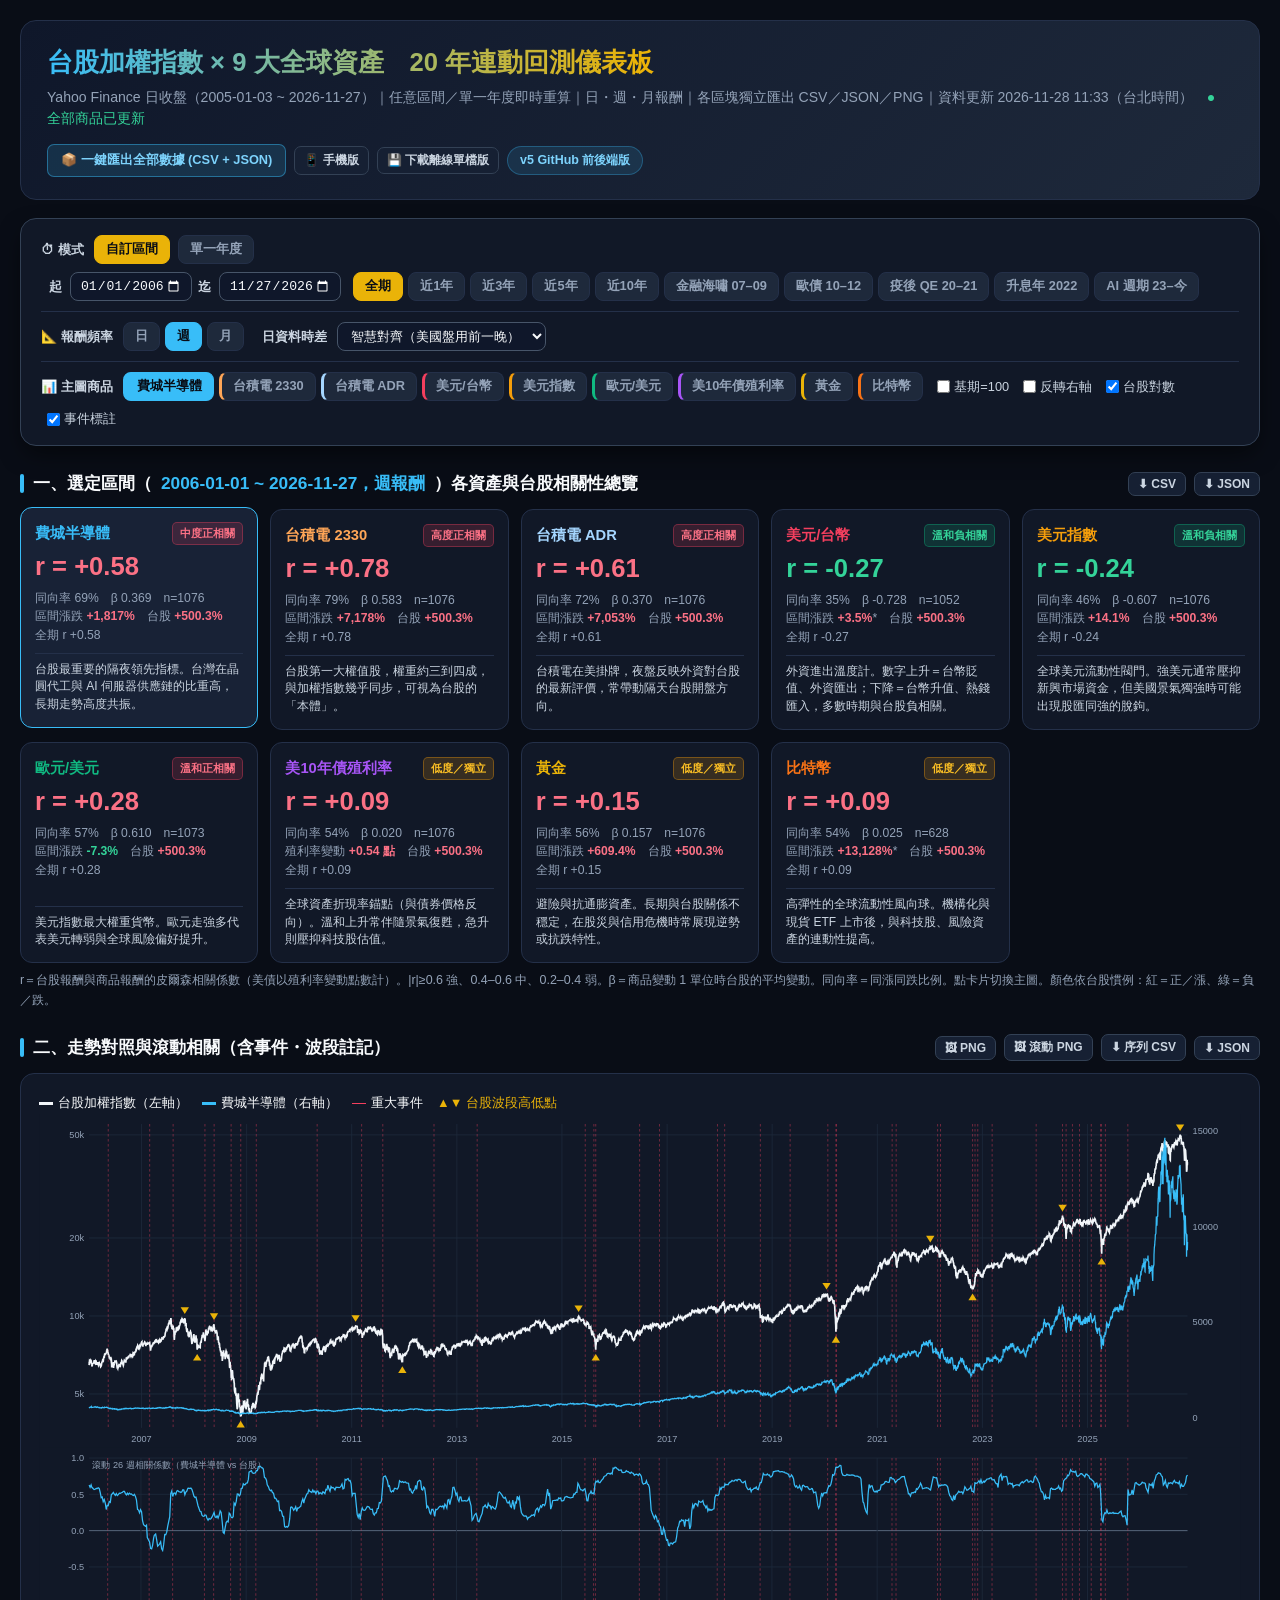
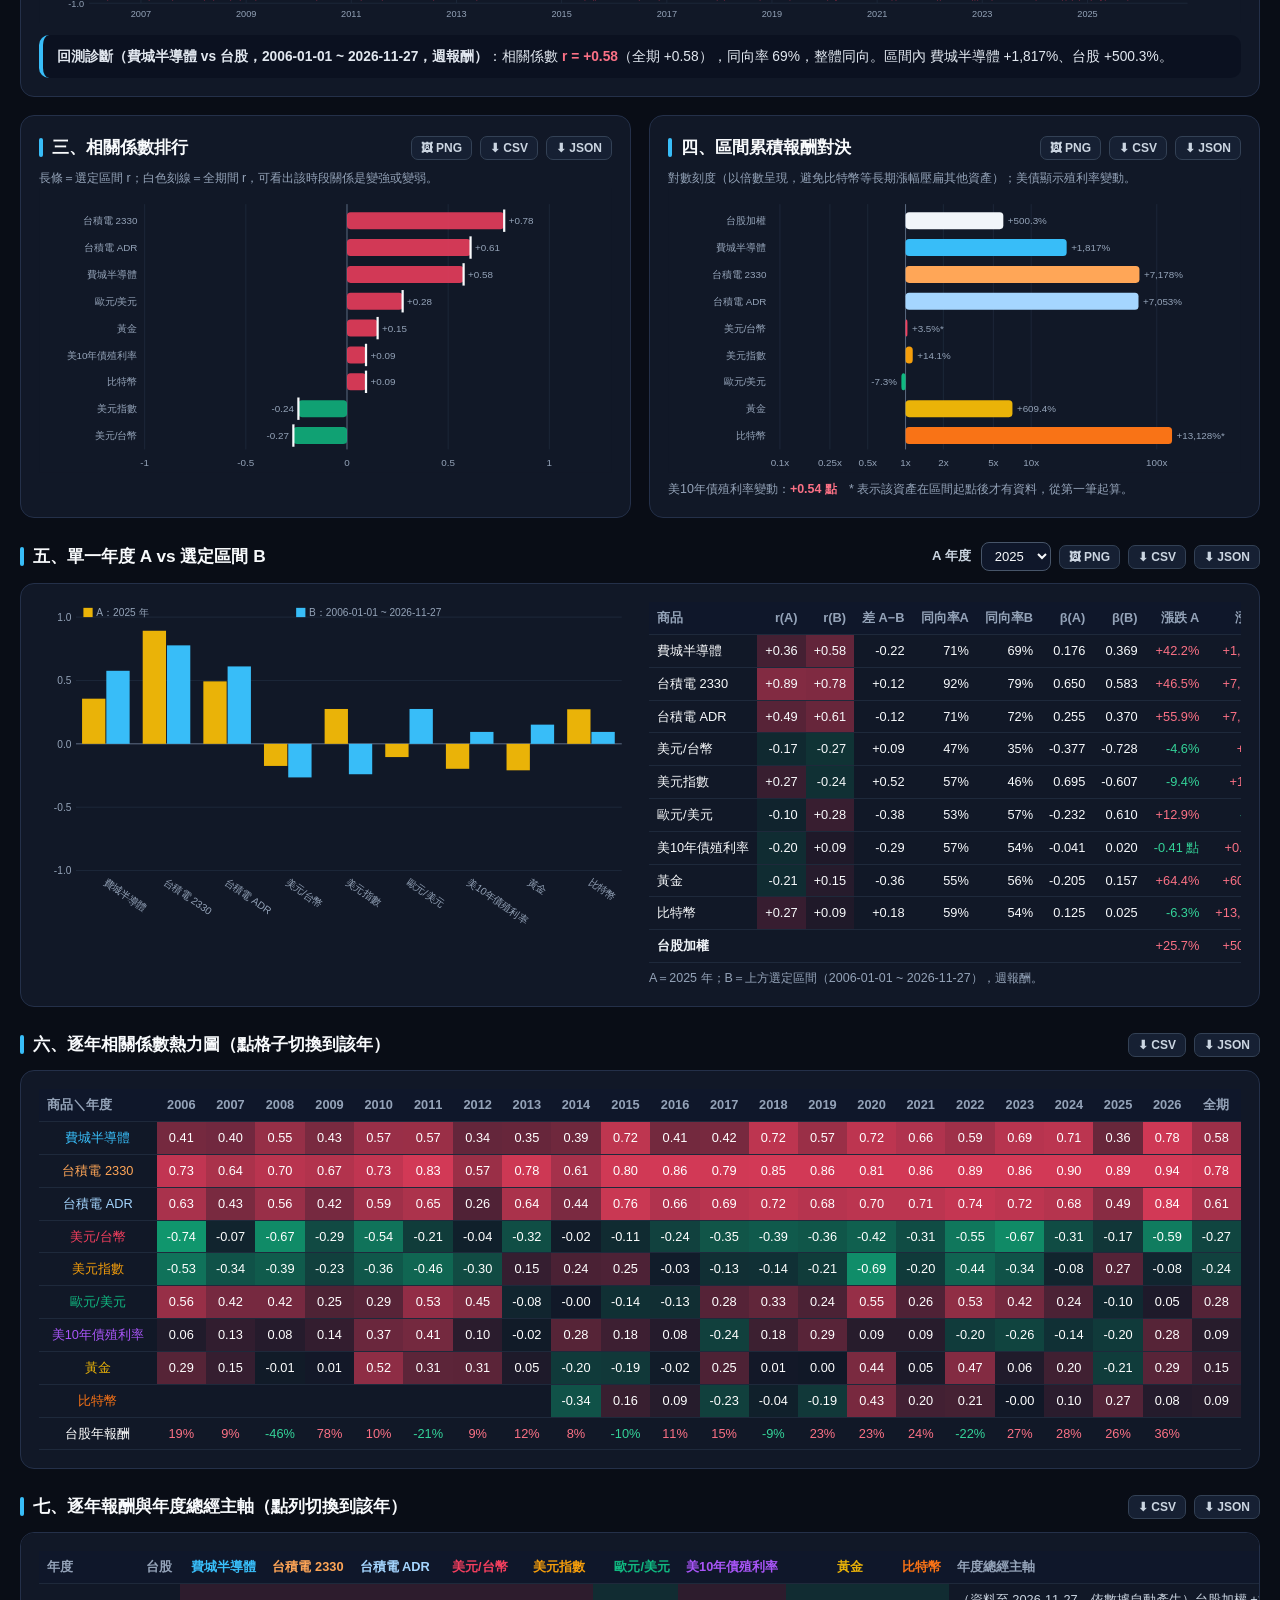
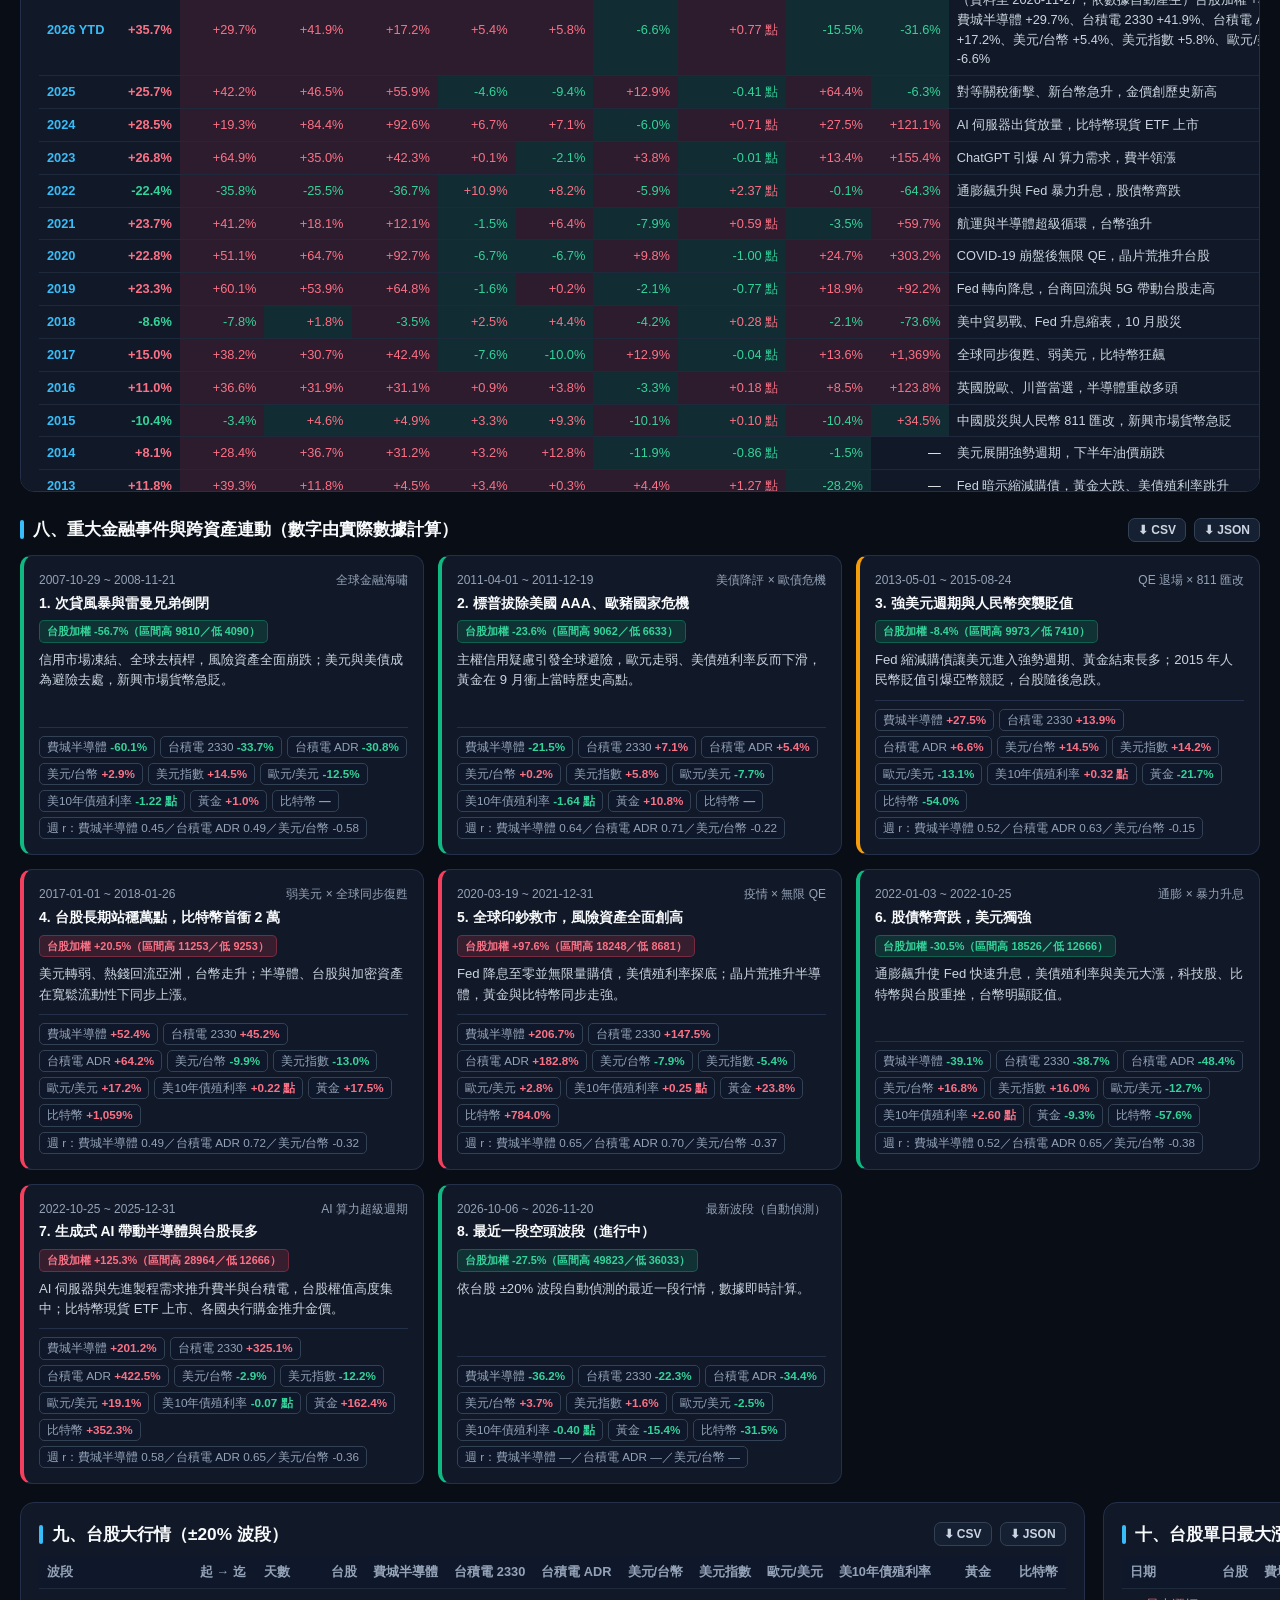
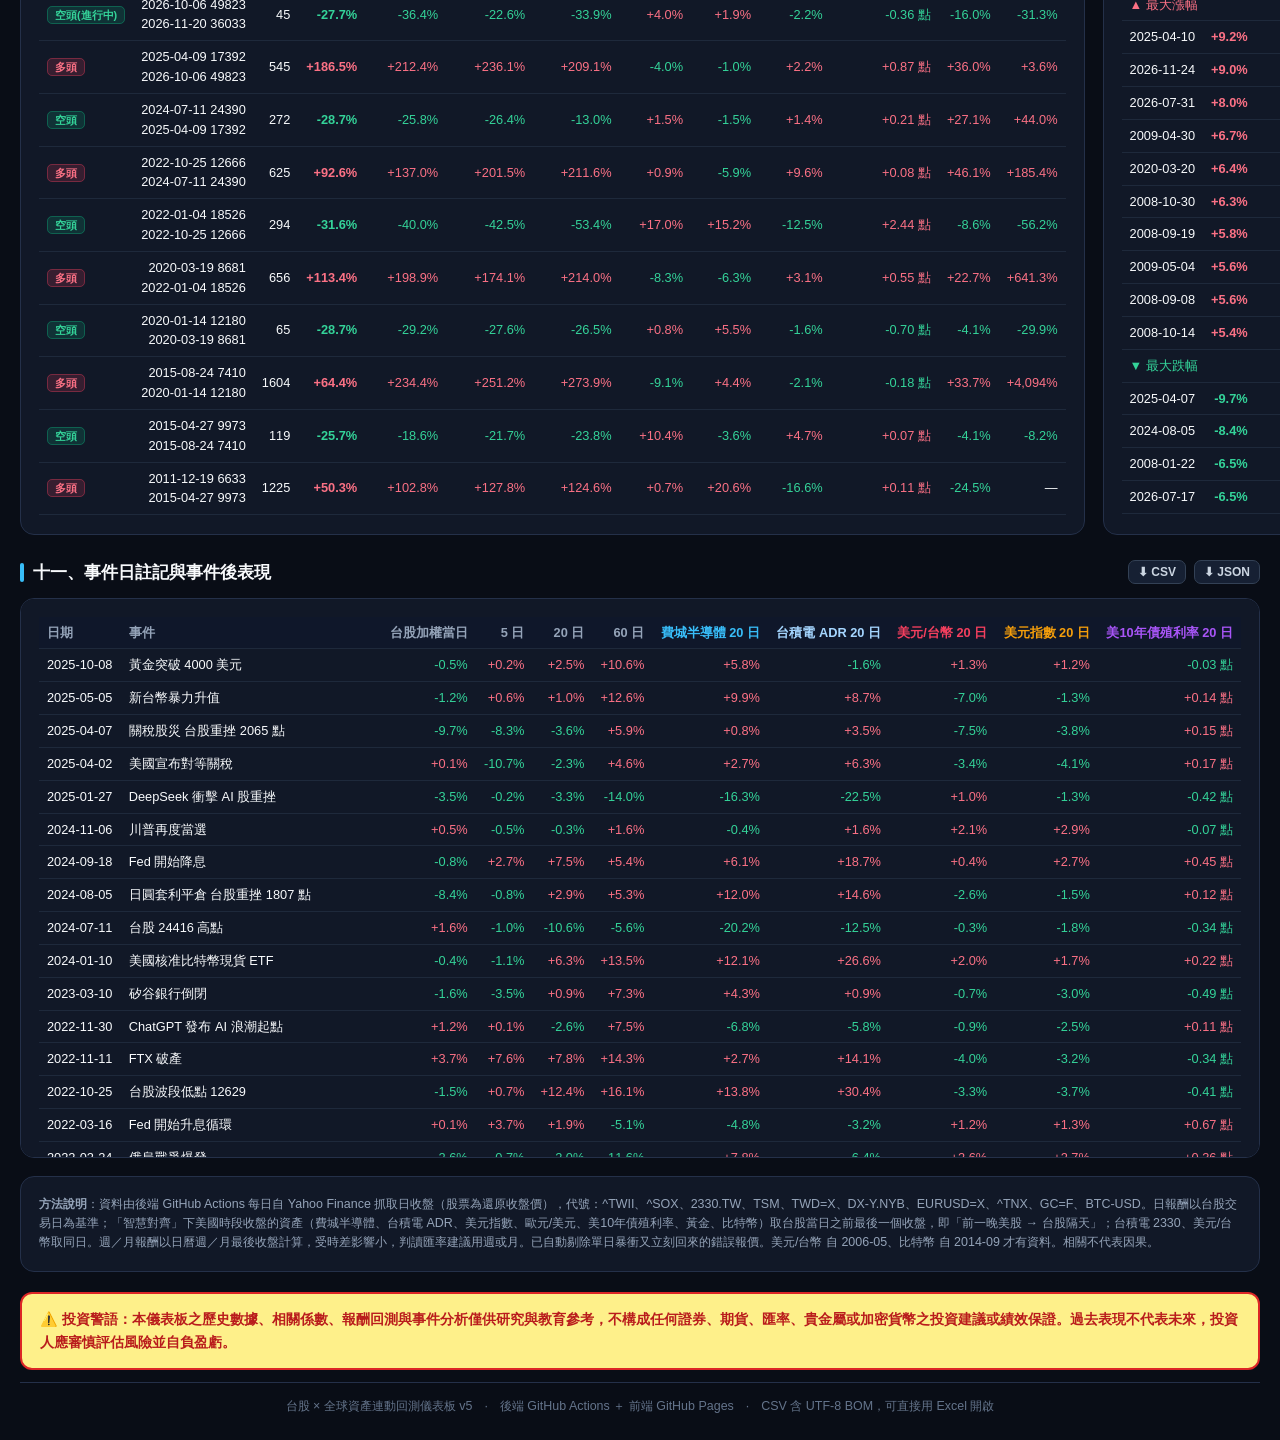
<file: docs/index.html>
<!DOCTYPE html>
<html lang="zh-Hant">
<head>
<meta charset="utf-8">
<meta name="viewport" content="width=device-width,initial-scale=1">
<title>台股加權指數 × 全球資產 20 年連動回測儀表板</title>
<link rel="icon" href="data:,">
<link rel="stylesheet" href="css/style.css">
</head>
<body>
<div class="ld" id="ld"><div class="sp"></div><div id="ldmsg">載入資料中…</div></div>
<div class="wrap">
<header>
 <div><h1>台股加權指數 × <span class="nA">9</span> 大全球資產　20 年連動回測儀表板</h1>
 <p>Yahoo Finance 日收盤（<span id="span"></span>）｜任意區間／單一年度即時重算｜日・週・月報酬｜各區塊獨立匯出 CSV／JSON／PNG｜資料更新 <span id="gen"></span>（台北時間）　<span id="dst"></span></p></div>
 <div class="row"><button class="xb all" onclick="exportAll()">📦 一鍵匯出全部數據 (CSV + JSON)</button><a class="xb" href="m/" style="text-decoration:none">📱 手機版</a><button class="xb" id="sa-btn" onclick="exportStandalone()">💾 下載離線單檔版</button><span class="badge">v5 GitHub 前後端版</span></div>
</header>

<div class="hub">
 <div class="row">
  <span class="lb">⏱ 模式</span><button class="btn pre on" id="mR" onclick="setMode('range')">自訂區間</button><button class="btn pre" id="mS" onclick="setMode('single')">單一年度</button>
  <span id="rc" class="row" style="gap:6px"><span class="lb" style="margin-left:8px">起</span><input type="date" id="s0"><span class="lb">迄</span><input type="date" id="s1"><span id="pres" class="row" style="gap:5px;margin-left:6px"></span></span>
  <span id="sc" class="row" style="display:none;gap:6px"><span class="lb" style="margin-left:8px">年度</span><select id="yr"></select></span>
 </div>
 <div class="row">
  <span class="lb">📐 報酬頻率</span><span id="fq" class="row" style="gap:5px"><button class="btn" data-f="D">日</button><button class="btn on" data-f="W">週</button><button class="btn" data-f="M">月</button></span>
  <span class="lb" style="margin-left:10px">日資料時差</span><select id="mode"><option value="smart">智慧對齊（美國盤用前一晚）</option><option value="same">同一日曆日</option><option value="lead">全部用前一交易日</option></select>
 </div>
 <div class="row"><span class="lb">📊 主圖商品</span><span id="abtn" class="row" style="gap:5px"></span>
  <label class="ck"><input type="checkbox" id="norm">基期=100</label><label class="ck"><input type="checkbox" id="inv">反轉右軸</label><label class="ck"><input type="checkbox" id="logy" checked>台股對數</label><label class="ck"><input type="checkbox" id="ann" checked>事件標註</label>
 </div>
</div>

<div class="sbar"><div class="st">一、選定區間（<span id="rl" style="color:var(--ac)"></span>）各資產與台股相關性總覽</div>
 <div class="row"><button class="xb" onclick="ex1('csv')">⬇ CSV</button><button class="xb" onclick="ex1('json')">⬇ JSON</button></div></div>
<div class="kpis" id="kpis"></div>
<div class="note" style="margin-top:8px">r＝台股報酬與商品報酬的皮爾森相關係數（美債以殖利率變動點數計）。|r|≥0.6 強、0.4–0.6 中、0.2–0.4 弱。β＝商品變動 1 單位時台股的平均變動。同向率＝同漲同跌比例。點卡片切換主圖。顏色依台股慣例：紅＝正／漲、綠＝負／跌。</div>

<div class="sbar"><div class="st">二、走勢對照與滾動相關（含事件・波段註記）</div>
 <div class="row"><button class="xb" onclick="exPng('pxs','走勢對照')">🖼 PNG</button><button class="xb" onclick="exPng('rls','滾動相關')">🖼 滾動 PNG</button><button class="xb" onclick="ex2('csv')">⬇ 序列 CSV</button><button class="xb" onclick="ex2('json')">⬇ JSON</button></div></div>
<div class="pn"><div class="lg" id="lg"></div><div id="px"></div><div id="roll"></div><div class="ins" id="ins"></div></div>

<div class="two">
 <div class="pn"><div class="sbar"><div class="st">三、相關係數排行</div><div class="row"><button class="xb" onclick="exPng('cbs','相關係數排行')">🖼 PNG</button><button class="xb" onclick="ex3('csv')">⬇ CSV</button><button class="xb" onclick="ex3('json')">⬇ JSON</button></div></div>
  <div class="note">長條＝選定區間 r；白色刻線＝全期間 r，可看出該時段關係是變強或變弱。</div><div id="cb"></div></div>
 <div class="pn"><div class="sbar"><div class="st">四、區間累積報酬對決</div><div class="row"><button class="xb" onclick="exPng('rbs','累積報酬')">🖼 PNG</button><button class="xb" onclick="ex4('csv')">⬇ CSV</button><button class="xb" onclick="ex4('json')">⬇ JSON</button></div></div>
  <div class="note">對數刻度（以倍數呈現，避免比特幣等長期漲幅壓扁其他資產）；美債顯示殖利率變動。</div><div id="rb"></div></div>
</div>

<div class="sbar"><div class="st">五、單一年度 A vs 選定區間 B</div>
 <div class="row"><span class="lb">A 年度</span><select id="yA"></select><button class="xb" onclick="exPng('cps','年度對區間')">🖼 PNG</button><button class="xb" onclick="ex5('csv')">⬇ CSV</button><button class="xb" onclick="ex5('json')">⬇ JSON</button></div></div>
<div class="pn two" style="margin-bottom:18px"><div id="cpc"></div><div class="scroll" id="cpt"></div></div>

<div class="sbar"><div class="st">六、逐年相關係數熱力圖（點格子切換到該年）</div>
 <div class="row"><button class="xb" onclick="ex6('csv')">⬇ CSV</button><button class="xb" onclick="ex6('json')">⬇ JSON</button></div></div>
<div class="pn scroll"><table class="hm" id="hm"></table></div>

<div class="sbar"><div class="st">七、逐年報酬與年度總經主軸（點列切換到該年）</div>
 <div class="row"><button class="xb" onclick="ex7('csv')">⬇ CSV</button><button class="xb" onclick="ex7('json')">⬇ JSON</button></div></div>
<div class="pn scroll" id="yt"></div>

<div class="sbar"><div class="st">八、重大金融事件與跨資產連動（數字由實際數據計算）</div>
 <div class="row"><button class="xb" onclick="ex8('csv')">⬇ CSV</button><button class="xb" onclick="ex8('json')">⬇ JSON</button></div></div>
<div class="evg" id="evg"></div>

<div class="two" style="margin-top:18px">
 <div class="pn"><div class="sbar"><div class="st">九、台股大行情（±20% 波段）</div><div class="row"><button class="xb" onclick="ex9('csv')">⬇ CSV</button><button class="xb" onclick="ex9('json')">⬇ JSON</button></div></div><div class="scroll" id="sw"></div></div>
 <div class="pn"><div class="sbar"><div class="st">十、台股單日最大漲跌 Top 10</div><div class="row"><button class="xb" onclick="ex10('csv')">⬇ CSV</button><button class="xb" onclick="ex10('json')">⬇ JSON</button></div></div><div class="scroll" id="big"></div></div>
</div>

<div class="sbar"><div class="st">十一、事件日註記與事件後表現</div>
 <div class="row"><button class="xb" onclick="ex11('csv')">⬇ CSV</button><button class="xb" onclick="ex11('json')">⬇ JSON</button></div></div>
<div class="pn scroll" id="evt"></div>

<div class="pn note"><b>方法說明</b>：資料由後端 GitHub Actions 每日自 Yahoo Finance 抓取日收盤（股票為還原收盤價），代號：<span id="method-tk"></span>。日報酬以台股交易日為基準；「智慧對齊」下美國時段收盤的資產（<span id="method-us"></span>）取台股當日之前最後一個收盤，即「前一晚美股 → 台股隔天」；<span id="method-tw"></span>取同日。週／月報酬以日曆週／月最後收盤計算，受時差影響小，判讀匯率建議用週或月。已自動剔除單日暴衝又立刻回來的錯誤報價。<span id="method-late"></span>相關不代表因果。</div>
<div class="disc">⚠️ 投資警語：本儀表板之歷史數據、相關係數、報酬回測與事件分析僅供研究與教育參考，不構成任何證券、期貨、匯率、貴金屬或加密貨幣之投資建議或績效保證。過去表現不代表未來，投資人應審慎評估風險並自負盈虧。</div>
<footer>台股 × 全球資產連動回測儀表板 v5　·　後端 GitHub Actions ＋ 前端 GitHub Pages　·　CSV 含 UTF-8 BOM，可直接用 Excel 開啟</footer>
</div>
<div class="tip" id="tip"></div><div class="toast" id="toast"></div>
<div id="mob" style="display:none;position:fixed;left:10px;right:10px;bottom:10px;z-index:10000;background:#0f172a;border:1px solid #38bdf8;border-radius:12px;padding:12px 14px;color:#e2e8f0;font-size:14px;box-shadow:0 8px 24px #000a">📱 偵測到手機螢幕，建議改用手機版瀏覽。<div style="display:flex;gap:8px;margin-top:8px"><a href="m/" style="flex:1;text-align:center;background:#38bdf8;color:#090d16;font-weight:700;padding:9px;border-radius:9px;text-decoration:none">切換到手機版</a><button onclick="document.getElementById('mob').style.display='none';try{sessionStorage.setItem('nomob','1')}catch(e){}" style="flex:1;background:#1e293b;color:#cbd5e1;border:1px solid #334155;padding:9px;border-radius:9px">留在桌面版</button></div></div>
<script>try{if(Math.min(screen.width,innerWidth)<760&&!sessionStorage.getItem('nomob'))document.getElementById('mob').style.display='block'}catch(e){}</script>
<!--LOADER-->
<script>
(function(){
 function get(u){return fetch(u,{cache:'no-cache'}).then(function(r){if(!r.ok)throw new Error(u+' HTTP '+r.status);return r.json()})}
 get('data/meta.json').then(function(meta){
  var v=encodeURIComponent(meta.generated_iso||meta.generated||Date.now());
  return Promise.all([get('data/prices.json?v='+v),get('data/events.json?v='+v)]).then(function(x){
   window.META=meta;window.RAW=x[0];window.EVENTS=x[1];
   var s=document.createElement('script');s.src='js/app.js?v='+v;
   s.onerror=function(){document.getElementById('ldmsg').textContent='js/app.js 載入失敗'};document.body.appendChild(s)})
 }).catch(function(e){document.getElementById('ld').querySelector('.sp').style.display='none';
  document.getElementById('ldmsg').innerHTML='資料載入失敗：'+e.message+'<br><br>若是直接雙擊開啟 index.html，瀏覽器會擋住讀取 JSON。<br>請改用 GitHub Pages 網址，或在 docs 資料夾執行 <code>python -m http.server</code> 後開 http://localhost:8000'})
})();
</script>
<!--/LOADER-->
</body>
</html>
</file>
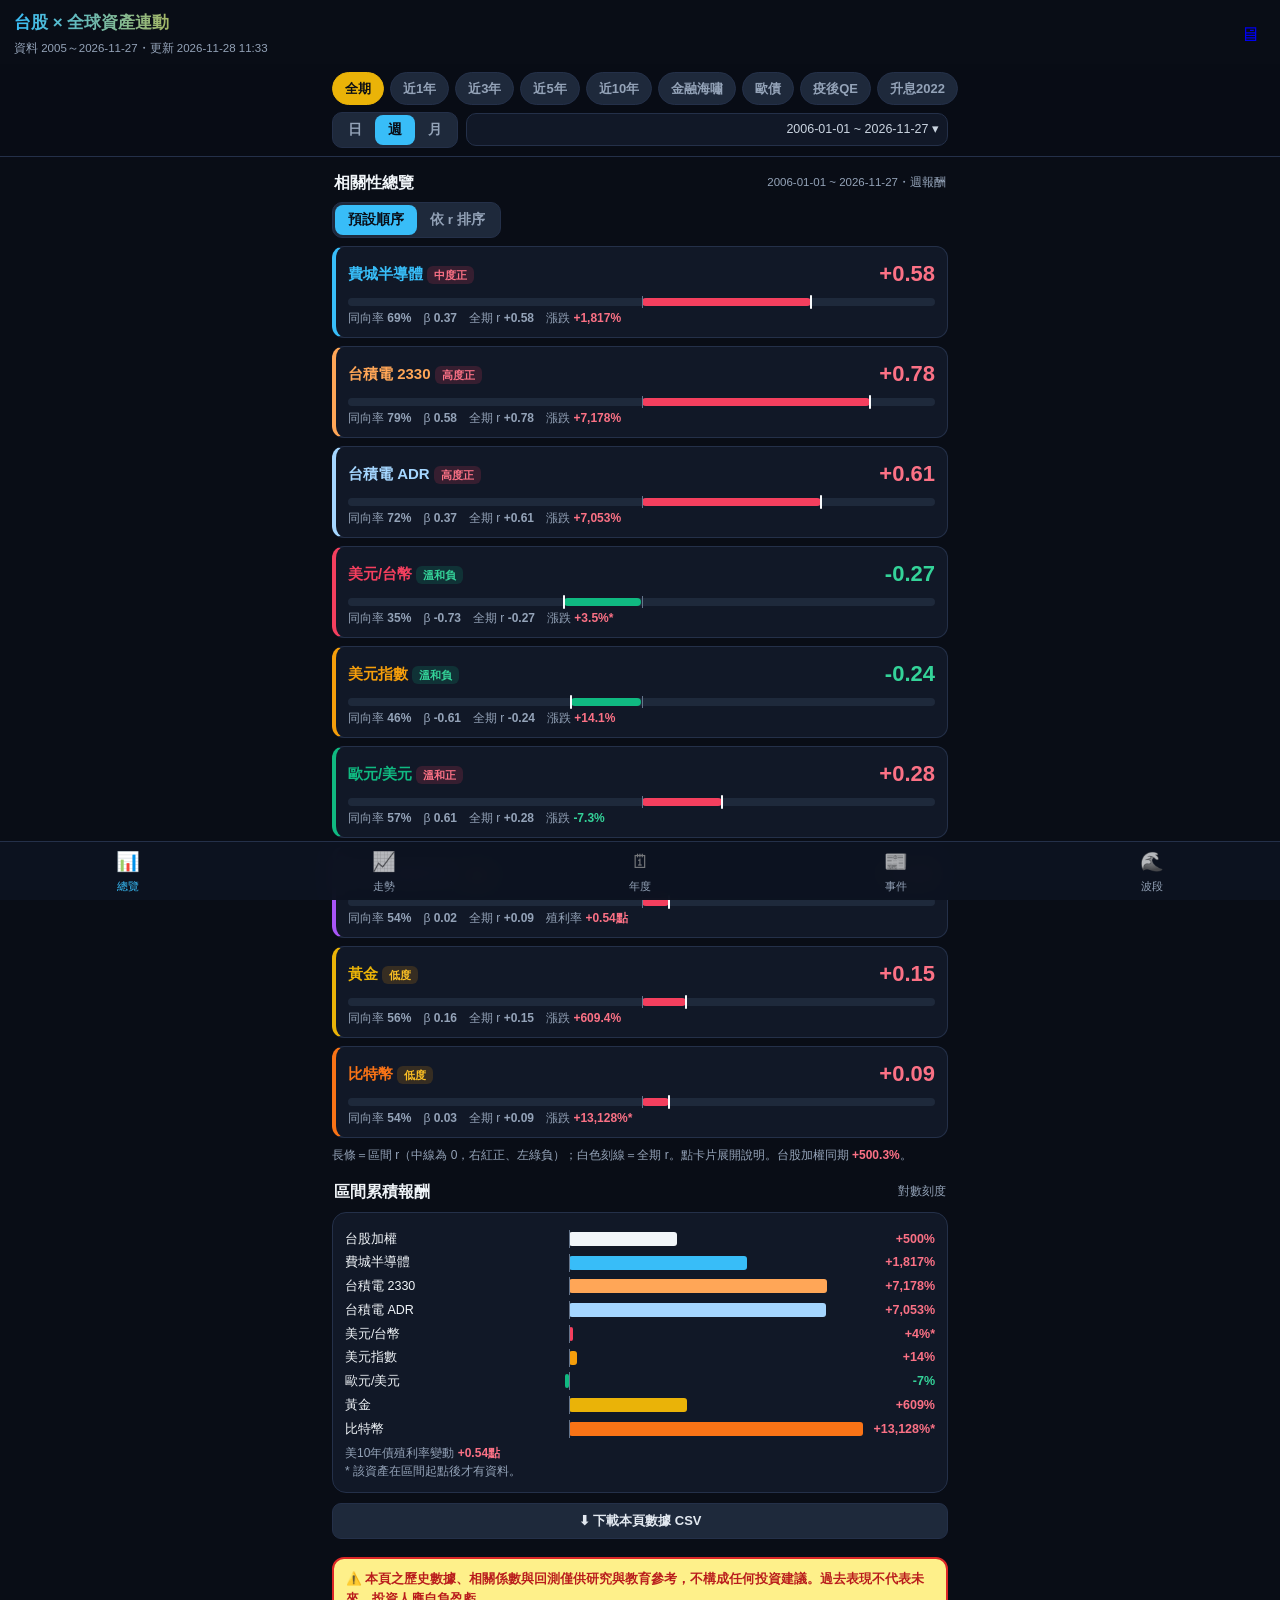
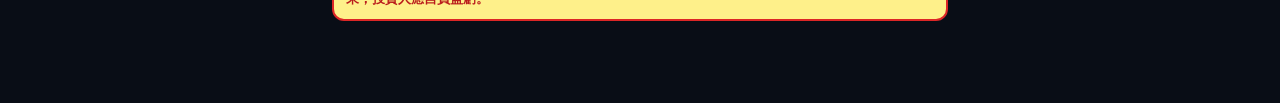
<file: docs/m/index.html>
<!DOCTYPE html>
<html lang="zh-Hant">
<head>
<meta charset="utf-8">
<meta name="viewport" content="width=device-width,initial-scale=1,viewport-fit=cover">
<meta name="theme-color" content="#090d16">
<meta name="apple-mobile-web-app-capable" content="yes">
<meta name="apple-mobile-web-app-status-bar-style" content="black-translucent">
<title>台股 × 全球資產連動｜手機版</title>
<link rel="icon" href="data:,">
<link rel="stylesheet" href="m.css">
</head>
<body>
<div class="ld" id="ld"><div class="sp"></div><div id="ldmsg">載入資料中…</div></div>

<header class="top">
 <div class="tt"><b>台股 × 全球資產連動</b><span id="upd"></span></div>
 <a class="tl" href="../" title="桌面版">🖥</a>
</header>

<div class="bar" id="bar">
 <div class="chips" id="pres"></div>
 <div class="row2">
  <div class="seg" id="fq"><button data-f="D">日</button><button data-f="W" class="on">週</button><button data-f="M">月</button></div>
  <button class="rng" id="rngbtn"><span id="rl"></span> ▾</button>
 </div>
</div>

<main>
 <section class="tab on" id="t-ov"></section>
 <section class="tab" id="t-ch"></section>
 <section class="tab" id="t-yr"></section>
 <section class="tab" id="t-ev"></section>
 <section class="tab" id="t-sw"></section>
 <p class="disc">⚠️ 本頁之歷史數據、相關係數與回測僅供研究與教育參考，不構成任何投資建議。過去表現不代表未來，投資人應自負盈虧。</p>
</main>

<nav class="nav" id="nav">
 <button data-t="ov" class="on"><i>📊</i>總覽</button>
 <button data-t="ch"><i>📈</i>走勢</button>
 <button data-t="yr"><i>🗓</i>年度</button>
 <button data-t="ev"><i>📰</i>事件</button>
 <button data-t="sw"><i>🌊</i>波段</button>
</nav>

<div class="sheet-bg" id="sbg"></div>
<div class="sheet" id="sheet">
 <div class="grab"></div>
 <h3>期間與計算設定</h3>
 <div class="seg wide" id="mseg"><button data-m="range" class="on">自訂區間</button><button data-m="single">單一年度</button></div>
 <div id="s-range"><label>起<input type="date" id="s0"></label><label>迄<input type="date" id="s1"></label></div>
 <div id="s-single" hidden><label>年度<select id="yr"></select></label></div>
 <label>日資料時差對齊<select id="mode"><option value="smart">智慧對齊（美國盤用前一晚）</option><option value="same">同一日曆日</option><option value="lead">全部用前一交易日</option></select></label>
 <p class="note">週／月報酬受時差影響小；看匯率建議用週或月。</p>
 <button class="go" id="apply">套用</button>
</div>
<div class="toast" id="toast"></div>

<script>
(function(){
 function get(u){return fetch(u,{cache:'no-cache'}).then(function(r){if(!r.ok)throw new Error(u+' HTTP '+r.status);return r.json()})}
 get('../data/meta.json').then(function(meta){
  var v=encodeURIComponent(meta.generated_iso||meta.generated||Date.now());
  return Promise.all([get('../data/prices.json?v='+v),get('../data/events.json?v='+v)]).then(function(x){
   window.META=meta;window.RAW=x[0];window.EVENTS=x[1];
   var s=document.createElement('script');s.src='m.js?v='+v;s.onerror=function(){document.getElementById('ldmsg').textContent='m.js 載入失敗'};document.body.appendChild(s)})
 }).catch(function(e){document.querySelector('#ld .sp').style.display='none';document.getElementById('ldmsg').innerHTML='資料載入失敗：'+e.message+'<br><br>請稍後重新整理。'})
})();
</script>
</body>
</html>
</file>
<file: docs/css/style.css>
:root{--bg:#090d16;--cd:#111827;--cd2:#0d1320;--hv:#182236;--bd:#243049;--tx:#f8fafc;--mu:#94a3b8;--dim:#64748b;--ac:#38bdf8;--up:#f43f5e;--dn:#10b981;--am:#f59e0b}
*{box-sizing:border-box;margin:0;padding:0}
body{font:14px/1.55 -apple-system,"Segoe UI","Noto Sans TC","Microsoft JhengHei",sans-serif;background:var(--bg);color:var(--tx);padding:20px}
.wrap{max-width:1520px;margin:auto}
header{background:linear-gradient(135deg,#0f172a,#1e293b);border:1px solid var(--bd);border-radius:16px;padding:22px 26px;margin-bottom:18px;display:flex;flex-wrap:wrap;justify-content:space-between;align-items:center;gap:14px}
h1{font-size:1.6rem;font-weight:800;background:linear-gradient(90deg,#38bdf8,#eab308,#f97316);-webkit-background-clip:text;-webkit-text-fill-color:transparent;margin-bottom:4px}
header p{color:var(--mu);font-size:.88rem}
.badge{background:rgba(56,189,248,.12);border:1px solid rgba(56,189,248,.3);color:#7dd3fc;padding:4px 12px;border-radius:99px;font-size:.78rem;font-weight:600}
.hub{background:var(--cd);border:1px solid #334155;border-radius:16px;padding:16px 20px;margin-bottom:18px;position:sticky;top:8px;z-index:20;box-shadow:0 10px 25px -5px rgba(0,0,0,.6)}
.row{display:flex;flex-wrap:wrap;align-items:center;gap:8px}.row+.row{margin-top:10px;padding-top:10px;border-top:1px solid var(--bd)}
.lb{font-size:.82rem;font-weight:700;color:#cbd5e1;margin-right:2px}
.btn{background:#1e293b;color:var(--mu);border:1px solid var(--bd);padding:5px 11px;border-radius:8px;font-size:.8rem;font-weight:600;cursor:pointer}
.btn:hover{color:var(--tx);border-color:#475569}.btn.on{background:var(--ac);color:#090d16;border-color:var(--ac)}.btn.pre.on{background:#eab308;border-color:#eab308;color:#090d16}
select,input[type=date]{background:#0f172a;color:var(--tx);border:1px solid #475569;padding:5px 9px;border-radius:8px;font-size:.82rem;color-scheme:dark}
label.ck{cursor:pointer;display:inline-flex;align-items:center;gap:4px;font-size:.8rem;color:#cbd5e1;margin-left:6px}
.sbar{display:flex;flex-wrap:wrap;align-items:center;justify-content:space-between;gap:8px;margin:24px 0 12px}
.st{font-size:1.08rem;font-weight:700;display:flex;align-items:center;gap:9px}.st:before{content:"";width:4px;height:19px;background:var(--ac);border-radius:2px}
.xb{background:#162033;color:#cbd5e1;border:1px solid #334155;padding:4px 9px;border-radius:7px;font-size:.75rem;font-weight:600;cursor:pointer}.xb:hover{color:var(--ac);border-color:var(--ac)}
.xb.all{background:rgba(56,189,248,.14);border-color:rgba(56,189,248,.45);color:#7dd3fc;padding:7px 13px;font-size:.8rem}
.pn{background:var(--cd);border:1px solid var(--bd);border-radius:14px;padding:18px;margin-bottom:18px}
.kpis{display:grid;grid-template-columns:repeat(auto-fill,minmax(215px,1fr));gap:12px}
.kpi{background:var(--cd);border:1px solid var(--bd);border-radius:12px;padding:14px;cursor:pointer;display:flex;flex-direction:column;justify-content:space-between;transition:.15s}
.kpi:hover,.kpi.on{border-color:var(--ac);background:var(--hv);transform:translateY(-2px)}
.kh{display:flex;justify-content:space-between;gap:6px;align-items:flex-start}.kn{font-weight:700;font-size:.92rem}
.tag{font-size:.68rem;padding:2px 7px;border-radius:5px;font-weight:700;white-space:nowrap}
.tp{background:rgba(244,63,94,.16);color:#fb7185;border:1px solid rgba(244,63,94,.35)}.tn{background:rgba(16,185,129,.16);color:#34d399;border:1px solid rgba(16,185,129,.35)}.tz{background:rgba(245,158,11,.16);color:#fbbf24;border:1px solid rgba(245,158,11,.35)}
.kr{font-size:1.6rem;font-weight:800;font-variant-numeric:tabular-nums;margin:2px 0}
.ks{font-size:.76rem;color:var(--mu);font-variant-numeric:tabular-nums}
.kd{font-size:.75rem;color:#cbd5e1;border-top:1px solid var(--bd);padding-top:7px;margin-top:8px;line-height:1.45}
.two{display:grid;grid-template-columns:1fr 1fr;gap:18px}@media(max-width:1080px){.two{grid-template-columns:1fr}}
.two .pn{margin-bottom:0}.two .sbar{margin:0 0 8px}
.ins{margin-top:12px;padding:11px 14px;background:#0b1120;border-radius:10px;border-left:4px solid var(--ac);font-size:.86rem;color:#e2e8f0}
.note{color:var(--mu);font-size:.78rem}
table{border-collapse:collapse;width:100%;font-size:.8rem}th,td{padding:6px 8px;border-bottom:1px solid #1e293b;text-align:right;white-space:nowrap}
th{color:var(--mu);font-weight:700;background:#0f172a;position:sticky;top:0;z-index:1}td:first-child,th:first-child{text-align:left}
tr:hover td{background:rgba(30,41,59,.45)}.scroll{overflow:auto;max-height:560px}
.num{font-variant-numeric:tabular-nums}.pos{color:#fb7185}.neg{color:#34d399}
.hm td{text-align:center;cursor:pointer;min-width:44px;color:#fff}.hm td:first-child{cursor:default}
.evg{display:grid;grid-template-columns:repeat(auto-fill,minmax(340px,1fr));gap:14px}
.evc{background:var(--cd);border:1px solid var(--bd);border-radius:12px;padding:15px;display:flex;flex-direction:column;justify-content:space-between;cursor:pointer}
.evc:hover{border-color:var(--ac)}.evc.bull{border-left:4px solid var(--up)}.evc.bear{border-left:4px solid var(--dn)}.evc.regime{border-left:4px solid var(--am)}
.em{display:flex;justify-content:space-between;font-size:.75rem;color:var(--mu);margin-bottom:3px}.et{font-weight:700;margin-bottom:6px}
.eb{font-size:.82rem;color:#cbd5e1;margin-bottom:9px}.ems{display:flex;flex-wrap:wrap;gap:5px;border-top:1px solid var(--bd);padding-top:8px}
.pill{background:#0f172a;border:1px solid #334155;padding:1px 7px;border-radius:5px;font-size:.73rem;color:var(--mu)}
svg text{fill:var(--mu);font-size:11px}
.tip{position:fixed;pointer-events:none;background:#020617ee;border:1px solid #334155;border-radius:8px;padding:7px 10px;font-size:.78rem;display:none;z-index:99;max-width:340px}
.lg span{display:inline-block;margin-right:14px;font-size:.8rem}.lg i{display:inline-block;width:14px;height:3px;margin-right:5px;vertical-align:middle}
.toast{position:fixed;bottom:22px;right:22px;background:#0f172a;color:var(--ac);border:1px solid var(--ac);padding:10px 16px;border-radius:10px;font-size:.84rem;font-weight:600;opacity:0;transition:.25s;pointer-events:none;z-index:999}.toast.show{opacity:1}
.disc{background:#fef08a;color:#b91c1c;border:2px solid #dc2626;border-radius:12px;padding:14px 18px;margin:20px 0 12px;font-size:.88rem;font-weight:700;line-height:1.65}
footer{text-align:center;color:var(--dim);font-size:.78rem;padding:14px 0 4px;border-top:1px solid var(--bd)}
.ld{position:fixed;inset:0;background:#090d16;display:flex;align-items:center;justify-content:center;flex-direction:column;gap:10px;z-index:9999;color:#94a3b8;font-size:1rem;text-align:center;padding:20px}
.ld .sp{width:38px;height:38px;border:4px solid #243049;border-top-color:#38bdf8;border-radius:50%;animation:sp 1s linear infinite}@keyframes sp{to{transform:rotate(360deg)}}
</file>
<file: docs/m/m.css>
:root{--bg:#090d16;--cd:#111827;--cd2:#0f172a;--bd:#243049;--tx:#f1f5f9;--mu:#94a3b8;--dim:#64748b;--ac:#38bdf8;--up:#fb7185;--dn:#34d399;--am:#fbbf24;--nav:58px;--sb:env(safe-area-inset-bottom,0px)}
*{box-sizing:border-box;margin:0;padding:0;-webkit-tap-highlight-color:transparent}
html{-webkit-text-size-adjust:100%}
body{background:var(--bg);color:var(--tx);font:15px/1.5 -apple-system,"PingFang TC","Noto Sans TC","Microsoft JhengHei",sans-serif;padding-bottom:calc(var(--nav) + var(--sb) + 8px);overscroll-behavior-y:none}
button{font:inherit;color:inherit;background:none;border:0;cursor:pointer}
.top{display:flex;align-items:center;justify-content:space-between;padding:calc(env(safe-area-inset-top,0px) + 10px) 14px 6px;background:var(--bg)}
.tt b{display:block;font-size:17px;background:linear-gradient(90deg,#38bdf8,#eab308);-webkit-background-clip:text;-webkit-text-fill-color:transparent}
.tt span{font-size:11.5px;color:var(--mu)}
.tl{font-size:20px;text-decoration:none;padding:6px}
.bar{position:sticky;top:0;z-index:30;background:rgba(9,13,22,.94);backdrop-filter:blur(8px);-webkit-backdrop-filter:blur(8px);border-bottom:1px solid var(--bd);padding:8px 0 8px}
.chips{display:flex;gap:6px;overflow-x:auto;padding:0 12px 6px;scrollbar-width:none}.chips::-webkit-scrollbar{display:none}
.chip{flex:0 0 auto;padding:6px 12px;border-radius:99px;background:#1e293b;color:var(--mu);font-size:13px;font-weight:600;border:1px solid var(--bd);white-space:nowrap}
.chip.on{background:#eab308;color:#090d16;border-color:#eab308}
.chip.ac.on{background:var(--ac);border-color:var(--ac)}
.row2{display:flex;gap:8px;padding:0 12px;align-items:center}
.seg{display:inline-flex;background:#1e293b;border:1px solid var(--bd);border-radius:10px;padding:2px}
.seg button{padding:5px 13px;border-radius:8px;font-size:13.5px;font-weight:600;color:var(--mu)}
.seg button.on{background:var(--ac);color:#090d16}
.seg.wide{display:flex}.seg.wide button{flex:1}
.rng{flex:1;text-align:right;font-size:12.5px;color:#cbd5e1;padding:6px 8px;border:1px solid var(--bd);border-radius:10px;background:#111827;white-space:nowrap;overflow:hidden;text-overflow:ellipsis}
main{padding:10px 12px}
.tab{display:none}.tab.on{display:block}
h2{font-size:15.5px;margin:16px 2px 8px;display:flex;align-items:center;justify-content:space-between;gap:8px}
h2 small{font-size:11.5px;color:var(--mu);font-weight:500}
h2:first-child{margin-top:4px}
.card{background:var(--cd);border:1px solid var(--bd);border-radius:14px;padding:12px;margin-bottom:10px}
.note{font-size:12px;color:var(--mu);line-height:1.5}
.pos{color:var(--up)}.neg{color:var(--dn)}
.tag{display:inline-block;font-size:11px;padding:1px 7px;border-radius:6px;font-weight:700;white-space:nowrap}
.tp{background:rgba(244,63,94,.16);color:var(--up)}.tn{background:rgba(16,185,129,.16);color:var(--dn)}.tz{background:rgba(245,158,11,.16);color:var(--am)}
/* KPI rows */
.kr{background:var(--cd);border:1px solid var(--bd);border-left:4px solid var(--c,#38bdf8);border-radius:12px;padding:10px 12px;margin-bottom:8px}
.kr .h{display:flex;align-items:center;justify-content:space-between;gap:8px}
.kr .n{font-weight:700;font-size:15px}
.kr .v{font-size:22px;font-weight:800;font-variant-numeric:tabular-nums;min-width:66px;text-align:right}
.kr .s{display:flex;flex-wrap:wrap;gap:4px 12px;font-size:12px;color:var(--mu);margin-top:3px;font-variant-numeric:tabular-nums}
.kr .s b{font-weight:700}
.rbar{position:relative;height:8px;background:#1e293b;border-radius:4px;margin:8px 0 2px}
.rbar i{position:absolute;top:0;bottom:0;border-radius:4px}
.rbar u{position:absolute;top:-3px;bottom:-3px;width:2px;background:#f8fafc;border-radius:1px}
.rbar:after{content:"";position:absolute;left:50%;top:-2px;bottom:-2px;width:1px;background:#64748b}
.kr .more{display:none;margin-top:8px;padding-top:8px;border-top:1px solid var(--bd);font-size:12.5px;color:#cbd5e1}
.kr.open .more{display:block}
.kr .act{display:flex;gap:8px;margin-top:8px}
.btn{padding:7px 12px;border-radius:9px;background:#1e293b;border:1px solid var(--bd);font-size:13px;font-weight:600;color:#e2e8f0}
.btn.pr{background:var(--ac);color:#090d16;border-color:var(--ac)}
/* return bars */
.rb{display:grid;grid-template-columns:76px 1fr 62px;align-items:center;gap:6px;font-size:12.5px;margin:5px 0}
.rb .t{position:relative;height:14px}
.rb .t i{position:absolute;top:0;bottom:0;border-radius:3px}
.rb .t:after{content:"";position:absolute;top:-2px;bottom:-2px;width:1px;background:#64748b;left:var(--z)}
.rb .p{text-align:right;font-variant-numeric:tabular-nums;font-weight:700}
/* chart */
.ach{display:flex;gap:6px;overflow-x:auto;padding:2px 0 8px;scrollbar-width:none}.ach::-webkit-scrollbar{display:none}
.ach .chip{border-left:3px solid var(--c)}
.ach .chip.on{background:var(--c);color:#090d16;border-color:var(--c)}
.ro{min-height:42px;font-size:12.5px;font-variant-numeric:tabular-nums;padding:6px 8px;background:#0b1120;border-radius:8px;margin-bottom:6px;color:#e2e8f0}
.ro .d{color:var(--ac);font-weight:700;margin-right:6px}
.ro .e{color:#fb7185;display:block}
svg{display:block;width:100%;height:auto;touch-action:pan-y}
svg text{fill:var(--mu);font-size:10px}
.tg{display:flex;flex-wrap:wrap;gap:6px;margin:8px 0 0}
.tg label{display:inline-flex;align-items:center;gap:5px;padding:6px 10px;border-radius:99px;background:#1e293b;border:1px solid var(--bd);font-size:12.5px}
.tg input{accent-color:#38bdf8;width:15px;height:15px}
.lg{display:flex;flex-wrap:wrap;gap:4px 12px;font-size:11.5px;color:#cbd5e1;margin:2px 0 6px}
.lg i{display:inline-block;width:12px;height:3px;margin-right:4px;vertical-align:middle;border-radius:2px}
.ins{font-size:13px;line-height:1.6;color:#e2e8f0}
/* simple table */
.tb{width:100%;border-collapse:collapse;font-size:12.5px;font-variant-numeric:tabular-nums}
.tb th{color:var(--mu);font-weight:600;text-align:right;padding:5px 4px;border-bottom:1px solid var(--bd);font-size:11.5px}
.tb td{text-align:right;padding:6px 4px;border-bottom:1px solid #1a2333}
.tb th:first-child,.tb td:first-child{text-align:left}
/* heat grid */
.hg{display:grid;gap:2px;font-size:10.5px;font-variant-numeric:tabular-nums}
.hg div{text-align:center;padding:5px 0;border-radius:3px;color:#fff;white-space:nowrap;overflow:hidden}
.hg .hd{color:var(--mu);font-weight:600;padding:3px 0;font-size:10px}
.hg .y{color:var(--ac);font-weight:700;text-align:left;padding-left:2px}
.hg .y.sel{background:#eab308;color:#090d16}
.hg .row{display:contents}
.yd{margin-top:10px}
.yd .ttl{font-weight:800;font-size:16px}
.gr{display:grid;grid-template-columns:1fr 1fr;gap:4px 12px;font-size:12.5px;margin-top:8px;font-variant-numeric:tabular-nums}
.gr span{display:flex;justify-content:space-between;border-bottom:1px dashed #1e293b;padding:3px 0}
/* events */
.ec{border-left:4px solid var(--am)}.ec.bull{border-left-color:var(--up)}.ec.bear{border-left-color:var(--dn)}
.ec .m{display:flex;justify-content:space-between;font-size:11.5px;color:var(--mu)}
.ec .ti{font-weight:700;margin:3px 0 6px}
.ec p{font-size:13px;color:#cbd5e1;margin:6px 0}
.pills{display:flex;flex-wrap:wrap;gap:4px}
.pl{font-size:11.5px;padding:2px 7px;border-radius:6px;background:var(--cd2);border:1px solid #334155;color:var(--mu);font-variant-numeric:tabular-nums}
.pt{border-bottom:1px solid #1a2333;padding:9px 2px}
.pt .h{display:flex;justify-content:space-between;gap:8px;font-size:13.5px}
.pt .h span:first-child{color:var(--mu);font-size:12px;white-space:nowrap}
.pt .h b{flex:1;font-weight:600}
.pt .r{display:flex;gap:10px;font-size:12px;margin-top:3px;font-variant-numeric:tabular-nums;color:var(--mu)}
.pt .x{display:none;margin-top:6px}.pt.open .x{display:flex}
.segline{display:flex;gap:6px;margin:0 0 8px}
/* swings */
.sw .h{display:flex;justify-content:space-between;align-items:center}
.sw .big{font-size:20px;font-weight:800}
.sw .d{font-size:12px;color:var(--mu);margin:2px 0 6px}
/* bottom nav */
.nav{position:fixed;left:0;right:0;bottom:0;z-index:40;display:flex;background:rgba(13,19,32,.97);backdrop-filter:blur(10px);-webkit-backdrop-filter:blur(10px);border-top:1px solid var(--bd);padding-bottom:var(--sb)}
.nav button{flex:1;height:var(--nav);display:flex;flex-direction:column;align-items:center;justify-content:center;font-size:11px;color:var(--mu);gap:1px}
.nav button i{font-style:normal;font-size:19px;filter:grayscale(1);opacity:.7}
.nav button.on{color:var(--ac)}.nav button.on i{filter:none;opacity:1}
/* sheet */
.sheet-bg{position:fixed;inset:0;background:rgba(0,0,0,.55);z-index:50;display:none}
.sheet{position:fixed;left:0;right:0;bottom:0;z-index:51;background:#111827;border-radius:18px 18px 0 0;border-top:1px solid var(--bd);padding:8px 16px calc(16px + var(--sb));transform:translateY(105%);transition:transform .25s ease;max-height:85vh;overflow:auto}
.sheet{visibility:hidden}.sheet.on{transform:none;visibility:visible}.sheet-bg.on{display:block}
.grab{width:40px;height:4px;background:#334155;border-radius:2px;margin:2px auto 10px}
.sheet h3{font-size:16px;margin-bottom:10px}
.sheet label{display:flex;flex-direction:column;gap:4px;font-size:13px;color:var(--mu);margin:10px 0}
.sheet input,.sheet select{font:inherit;font-size:16px;color:var(--tx);background:#0f172a;border:1px solid #475569;border-radius:10px;padding:9px 10px;color-scheme:dark;width:100%}
.go{width:100%;margin-top:12px;padding:12px;border-radius:12px;background:var(--ac);color:#090d16;font-weight:800;font-size:16px}
.disc{background:#fef08a;color:#b91c1c;border:2px solid #dc2626;border-radius:12px;padding:10px 12px;margin:18px 0 6px;font-size:12.5px;font-weight:700;line-height:1.6}
.toast{position:fixed;left:50%;transform:translateX(-50%);bottom:calc(var(--nav) + var(--sb) + 12px);background:#0f172a;color:var(--ac);border:1px solid var(--ac);padding:8px 14px;border-radius:10px;font-size:13px;opacity:0;transition:.25s;pointer-events:none;z-index:60;white-space:nowrap}.toast.show{opacity:1}
.ld{position:fixed;inset:0;background:var(--bg);display:flex;flex-direction:column;align-items:center;justify-content:center;gap:12px;z-index:99;color:var(--mu);text-align:center;padding:24px}
.ld .sp{width:36px;height:36px;border:4px solid #243049;border-top-color:#38bdf8;border-radius:50%;animation:sp 1s linear infinite}@keyframes sp{to{transform:rotate(360deg)}}
@media(min-width:600px){main,.chips,.row2{max-width:640px;margin-left:auto;margin-right:auto}}
@media(max-width:370px){.hg{font-size:9.5px;gap:1px}.hg .hd{font-size:9px;letter-spacing:-.3px}.hg div{padding:4px 0}}
</file>
